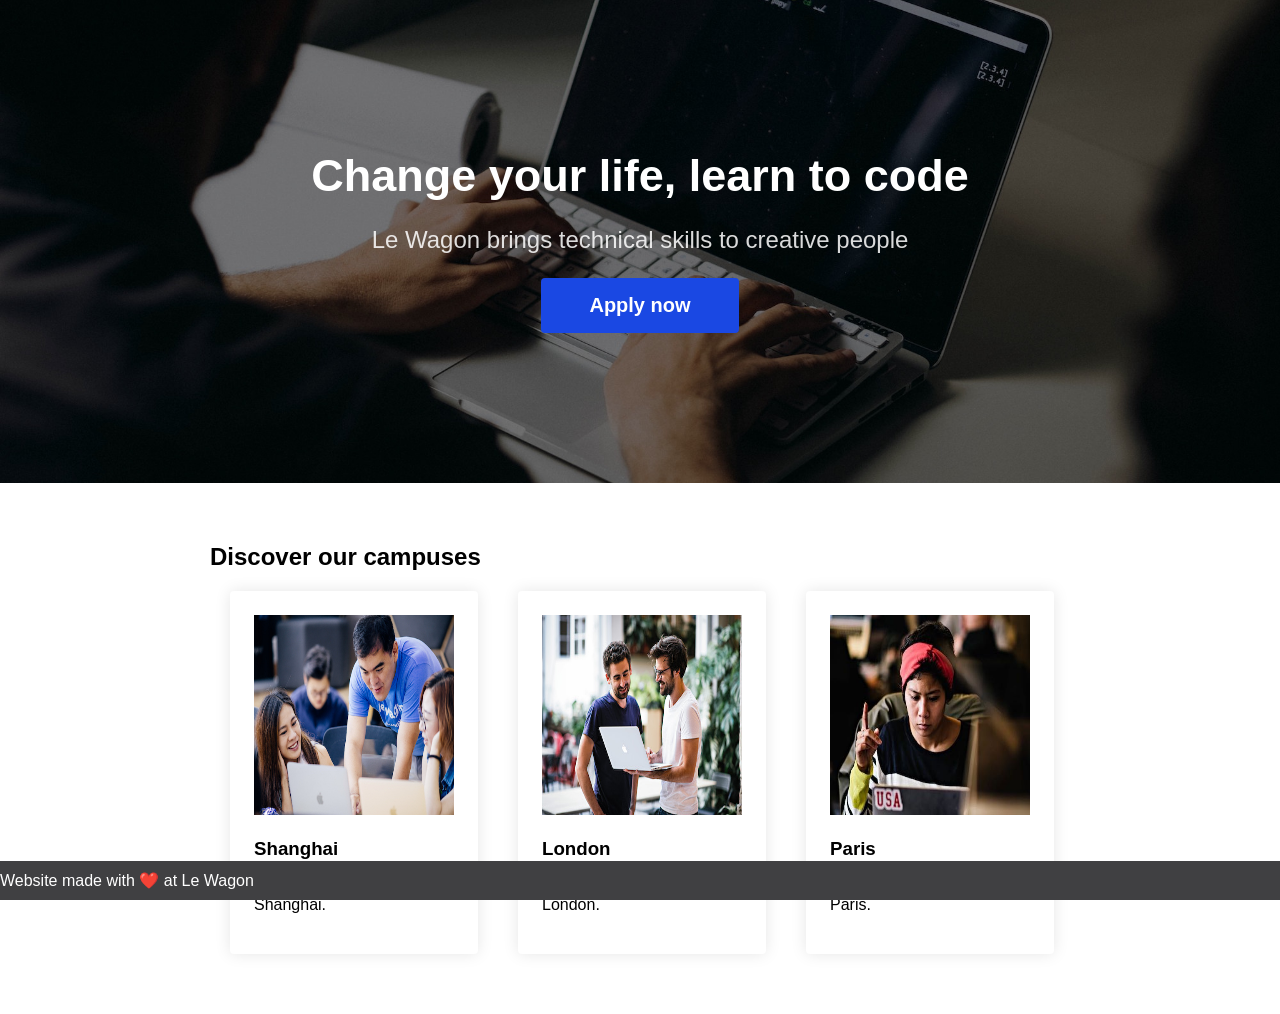
<file: index.html.html>
<!DOCTYPE html>
<html lang="en">
     <head>  	
         <meta charset="UTF-8">
          <title>Le Wagon - Web Development Sprint</title>
         <link href="https://fonts.googleapis.com/css?family=Chivo:700|Overpass:400,700&display=swap" rel="stylesheet">
          <link rel="stylesheet" href="style.css">
     </head>
     <body>
     	 <!----Baner section ------>
         <div class="baner-wrap">
         	<h1> Change your life, learn to code</h1>
         	<p> Le Wagon brings technical skills to creative people</p>
         	<button>Apply now </button>
         </div>
     	 <!----Cards section------->
     	 <div class="cards-wrap">
     	 	<h2>Discover our campuses</h2>
     	 	<div class="cards-container">
     	 		<div class="cards">
     	 			<img src="images/shanghai.jpg">
     	 			<h3>Shanghai</h3>
     	 			<p>Learn to code with us in Shanghai.</p>
     	 		</div>
     	 		<div class="cards">
     	 			<img src="images/london.jpg">
     	 			<h3>London</h3>
     	 			<p>Learn to code with us in London.</p>
     	 		</div>
     	 		<div class="cards">
     	 			<img src="images/paris.jpg">
     	 			<h3>Paris</h3>
     	 			<p>Learn to code with us in Paris.</p>     	 			
     	 		</div>
     	 	</div>
     	 </div>
     	 <!----Footer section------>
     	 <footer>
     	 	<p> Website made with ❤️ at Le Wagon </p>
     	 </footer>
     </body>         
</html>
</file>
<file: style.css>
/* Write some CSS below */

body{
	font-family: 'Robot' , sans-serif;
	margin: 0;
}

.baner-wrap{
	background-image:url('images/background.jpg'); 
	background-size: cover;
	background-position: center; 
	padding: 150px 0;
	text-align: center;  
}

h1{
   color:white;
   font-size: 45px;
   margin: 0;
   font-weight: bold;
}

.baner-wrap p{
  color: white;
  font-size: 24px;
  opacity: 0.85;
}

button{
	background-color: #1A48E3;
	color:white;
	padding:  16px 48px;
	border-radius: 4px;
	text-decoration: none;
	transition: .3s;
	font-size : 20px;
	font-weight: bold;
    border: none;
}
.cards-wrap{
	width: 860px;
    margin: 60px auto;
}

.cards-container{
	display: flex;
	flex-direction: row;
	align-items: center;
    justify-content: space-between;
}

.cards{
 	background: white;
 	box-shadow: 0 0 16px rgba(0,0,0,0.1);
 	border-radius: 4px;
 	padding: 24px;
 	margin: 0px 20px;
}

.cards img{
  width: 200px;
  height: 200px
}

footer{
	background:#404042;
	color: white;
	padding: 10px 0px;
	position: fixed;
	bottom: 0;
	left: 0;
	right: 0;
} 

footer p{
	margin: 0;
}
</file>
